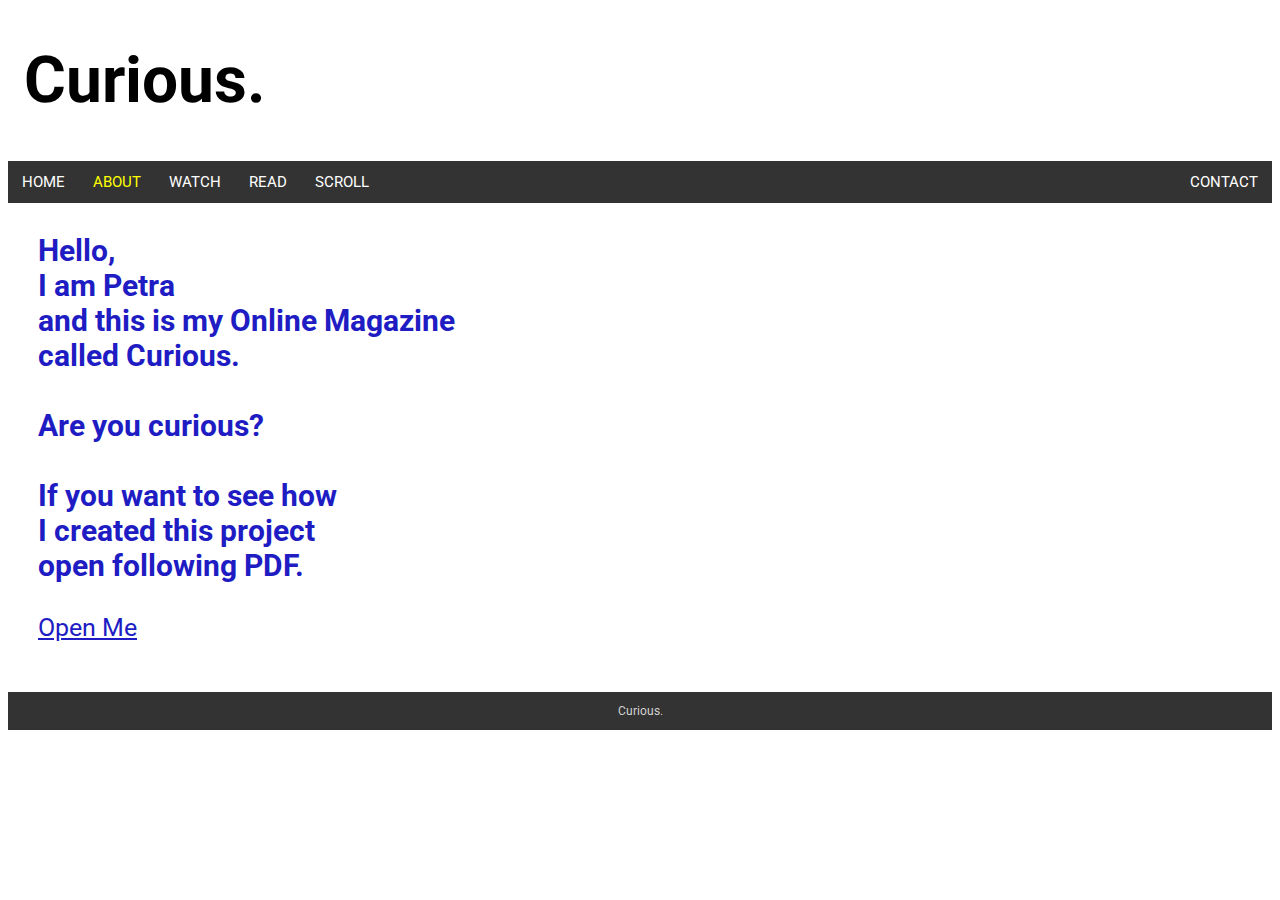
<file: followme-github/subfolder/Petra/About/index.html>
<!DOCTYPE html>
<html lang="en">

<head>
    <meta charset="UTF-8">
    <meta name="viewport" content="width=device-width, initial-scale=1.0">
    <title>Curious.</title>
    <link href="https://fonts.googleapis.com/css?family=Roboto" rel="stylesheet">
    <link rel="icon" href="../images/favicon/favicon-16x16.png" />
    <link rel="stylesheet" href="style.css">


</head>

<body>

    <header>
        <div class="sticky">
            <h1 class="logo">Curious.</h1>
        </div>
        <ul class="navbar">
            <li><a href="../index.html">HOME</a></li>
            <li><a style="color:yellow;" href="../About/index.html">ABOUT</a></li>
            <li><a href="../Watch/index.html">WATCH</a></li>
            <li><a href="../Read/index.html">READ</a></li>
            <li><a href="../FunFacts/index.html">SCROLL</a></li>
            <li id="contact"><a href="../Contact/index.html">CONTACT</a></li>
        </ul>
    </header>

    <h2> Hello,<br>I am Petra<br>and this is my
        Online Magazine<br>called Curious.<br><br>
        Are you curious?<br><br>
        If you want to see how<br>I created this project<br>open following PDF.</h2>
    <a id="pdf" href="https://drive.google.com/file/d/1-tKGQNQsBp8t6xRyp5egrvfkrczSyV1s/view?usp=sharing">Open Me</a>

    <footer id="footer">
        <p>Curious.</p>
    </footer>

</body>

</html>
</file>
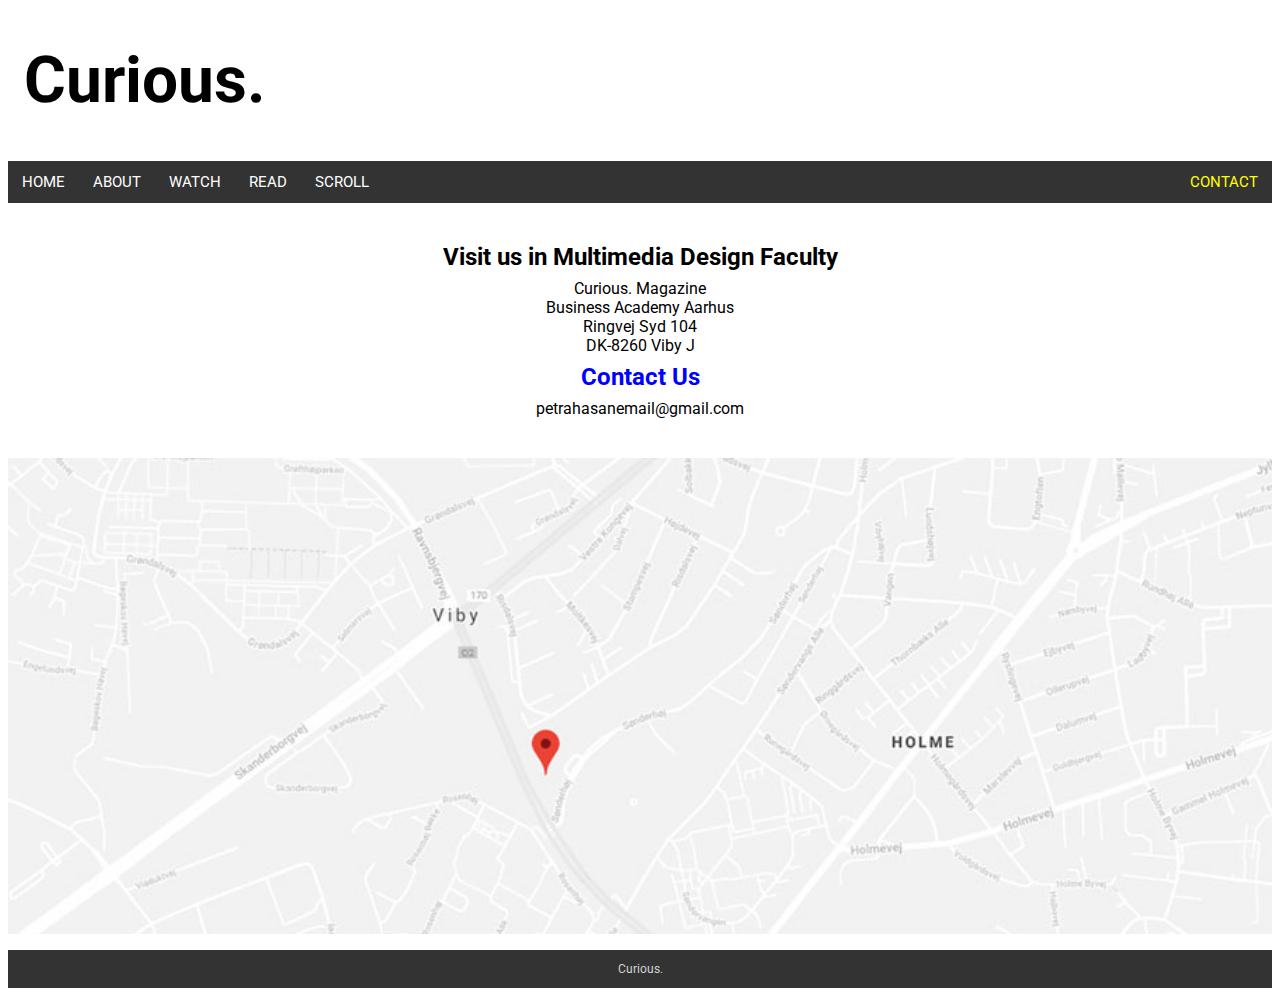
<file: followme-github/subfolder/Petra/Contact/index.html>
<!DOCTYPE html>
<html lang="en">

<head>
    <meta charset="UTF-8">
    <meta name="viewport" content="width=device-width, initial-scale=1.0">
    <title>Curious.</title>
    <link href="https://fonts.googleapis.com/css?family=Roboto" rel="stylesheet">
    <link rel="icon" href="../images/favicon/favicon-16x16.png" />
    <link rel="stylesheet" href="style.css">


</head>

<body>

    <header>
        <div class="sticky">
            <h1 class="logo">Curious.</h1>
        </div>
        <ul class="navbar">
            <li><a href="../index.html">HOME</a></li>
            <li><a href="../About/index.html">ABOUT</a></li>
            <li><a href="../Watch/index.html">WATCH</a></li>
            <li><a href="../Read/index.html">READ</a></li>
            <li><a href="../FunFacts/index.html">SCROLL</a></li>
            <li id="contact"><a style="color:yellow;" href="../Contact/index.html">CONTACT</a></li>
        </ul>
    </header>

    <main>
        <h2>Visit us in Multimedia Design
            Faculty</h2>
        <li>Curious. Magazine</li>
        <li>Business Academy Aarhus</li>
        <li>Ringvej Syd 104</li>
        <li>DK-8260 Viby J </li>
        <h2 id="email">Contact Us</h2>
        <li>petrahasanemail@gmail.com
        </li>
    </main>


    <div class="map">
        <img src="../images/map.jpg">
    </div>
    <div class=box>
    </div>
</body>

<footer id="footer">
    <p>Curious.</p>
</footer>

</html>
</file>
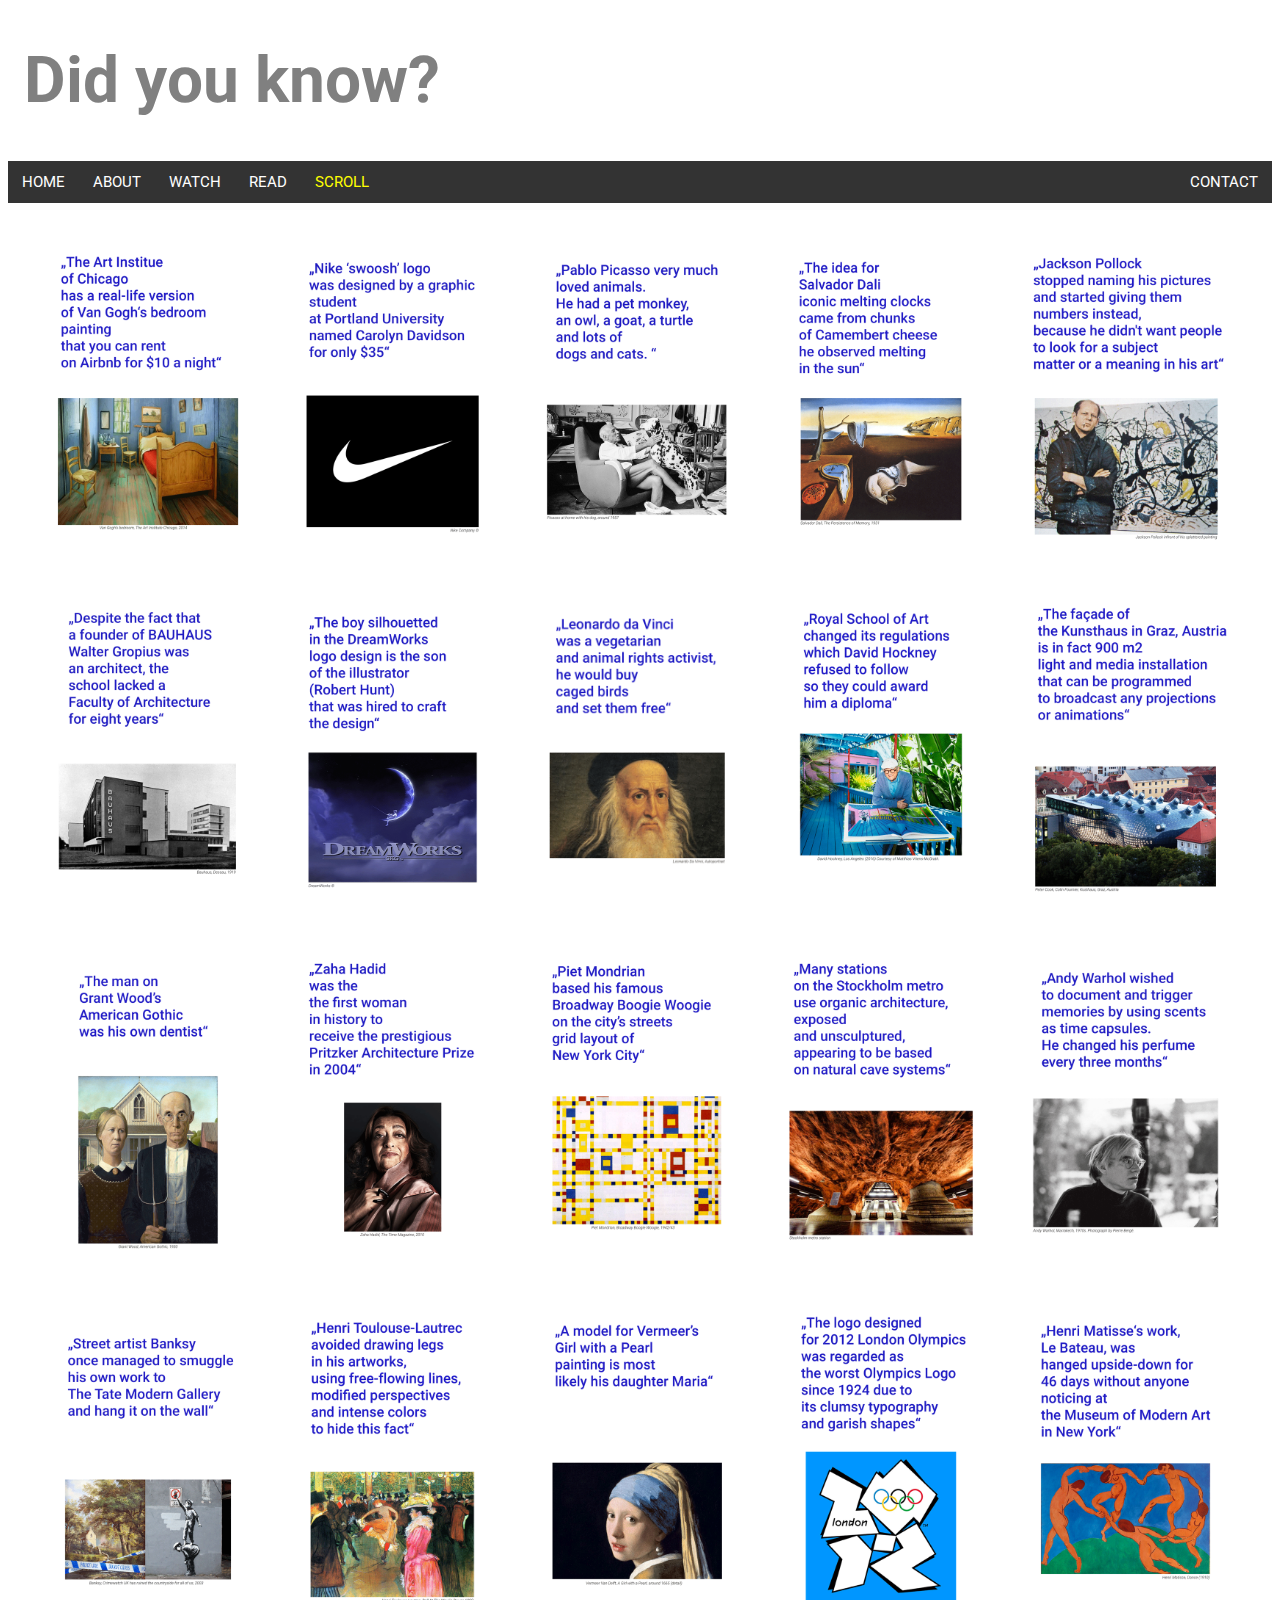
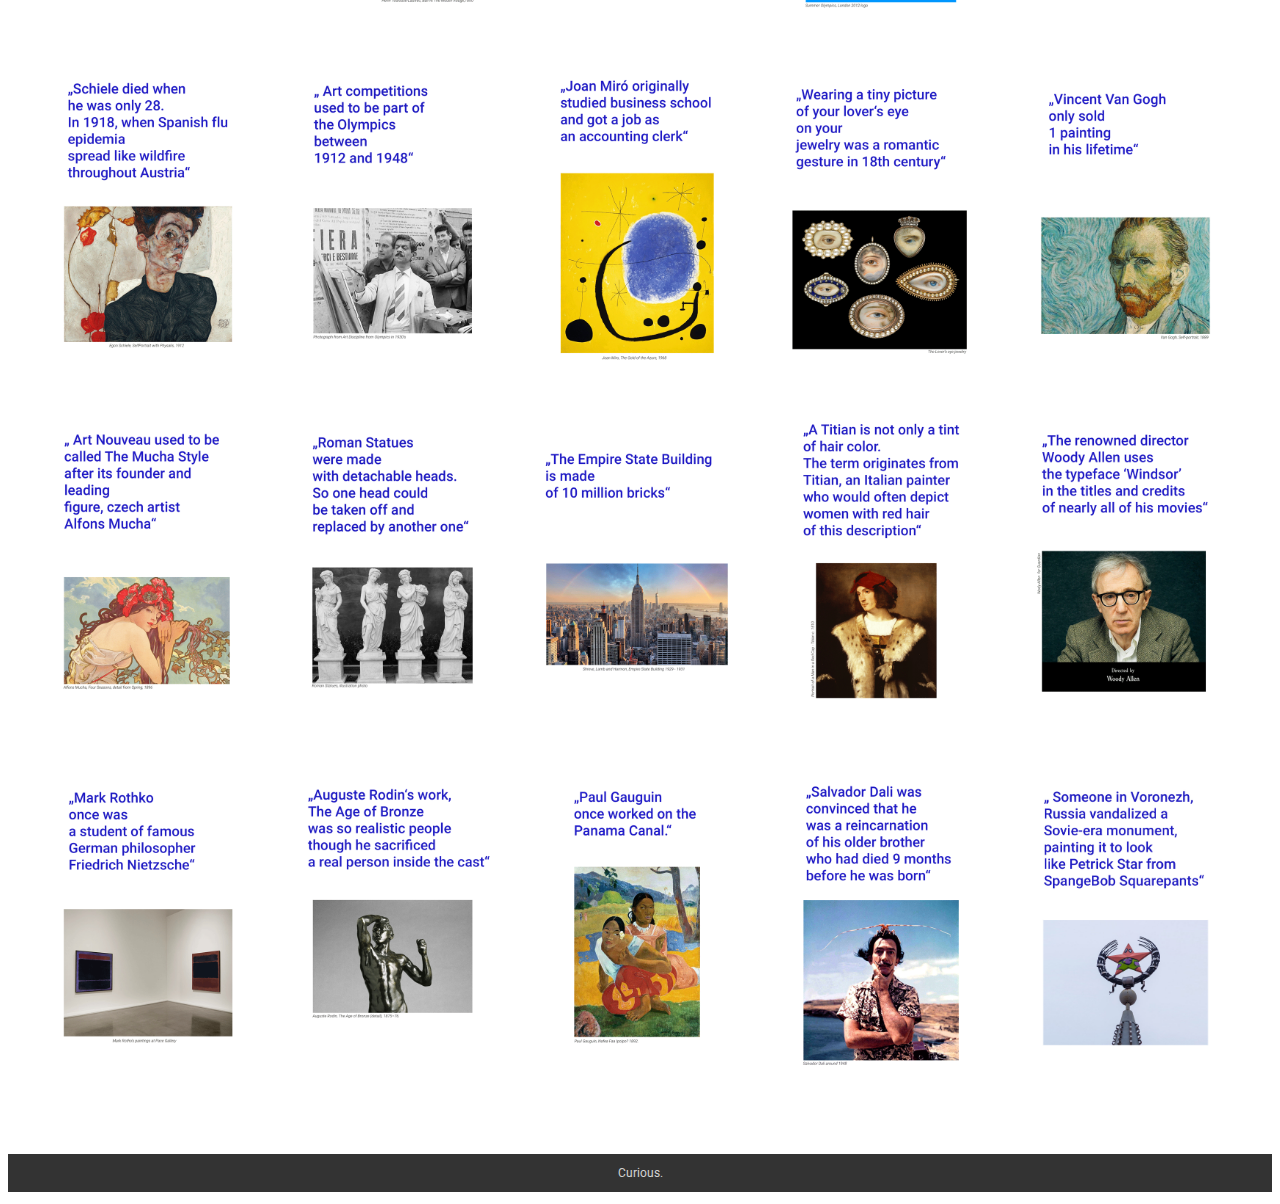
<file: followme-github/subfolder/Petra/FunFacts/index.html>
<!DOCTYPE html>
<html lang="en">

<head>
    <meta charset="UTF-8">
    <meta name="viewport" content="width=device-width, initial-scale=1.0">
    <title>Curious.</title>
    <link href="https://fonts.googleapis.com/css?family=Roboto" rel="stylesheet">
    <link rel="icon" href="images/favicon-16x16.png" />
    <link rel="stylesheet" href="style.css">


</head>

<body>

    <header>
        <div class="sticky">
            <h1 class="logo">Did you know?</h1>
        </div>
        <ul class="navbar">
            <li><a href="../index.html">HOME</a></li>
            <li><a href="../About/index.html">ABOUT</a></li>
            <li><a href="../Watch/index.html">WATCH</a></li>
            <li><a href="../Read/index.html">READ</a></li>
            <li><a style="color:yellow;" href="index.html">SCROLL</a></li>
            <li id="contact"><a href="../Contact/index.html">CONTACT</a></li>
        </ul>
    </header>

    <main>
        <img src="images/1.png">
        <img src="images/2.png">
        <img src="images/3.png">
        <img src="images/4.png">
        <img src="images/5.png">
        <img src="images/6.png">
        <img src="images/7.png">
        <img src="images/8.png">
        <img src="images/9.png">
        <img src="images/10.png">
        <img src="images/11.png">
        <img src="images/12.png">
        <img src="images/13.png">
        <img src="images/14.png">
        <img src="images/15.png">
        <img src="images/16.png">
        <img src="images/17.png">
        <img src="images/18.png">
        <img src="images/19.png">
        <img src="images/20.png">
        <img src="images/21.png">
        <img src="images/22.png">
        <img src="images/23.png">
        <img src="images/24.png">
        <img src="images/25.png">
        <img src="images/26.png">
        <img src="images/27.png">
        <img src="images/28.png">
        <img src="images/29.png">
        <img src="images/30.png">
        <img src="images/31.png">
        <img src="images/32.png">
        <img src="images/33.png">
        <img src="images/34.png">
        <img src="images/35.png">
    </main>

    <footer id="footer">
        <p>Curious.</p>
    </footer>

</body>


</html>
</file>
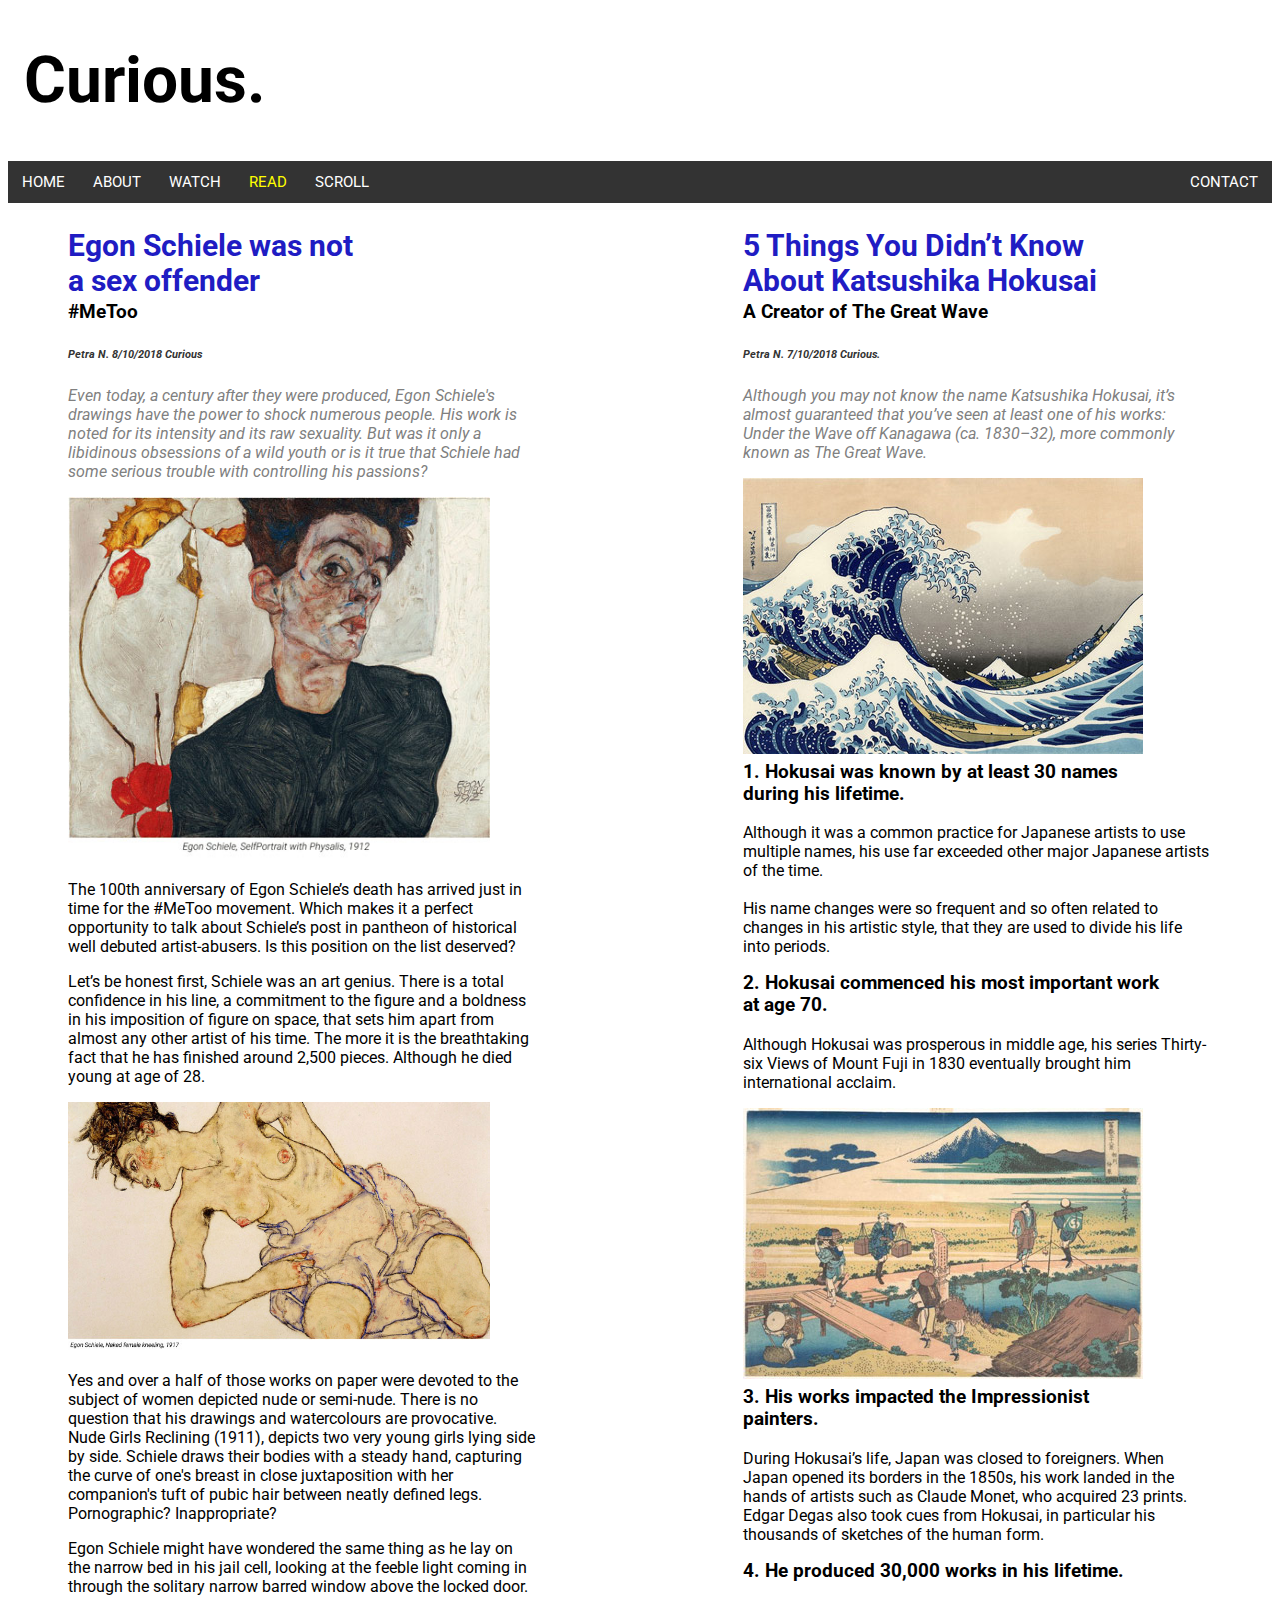
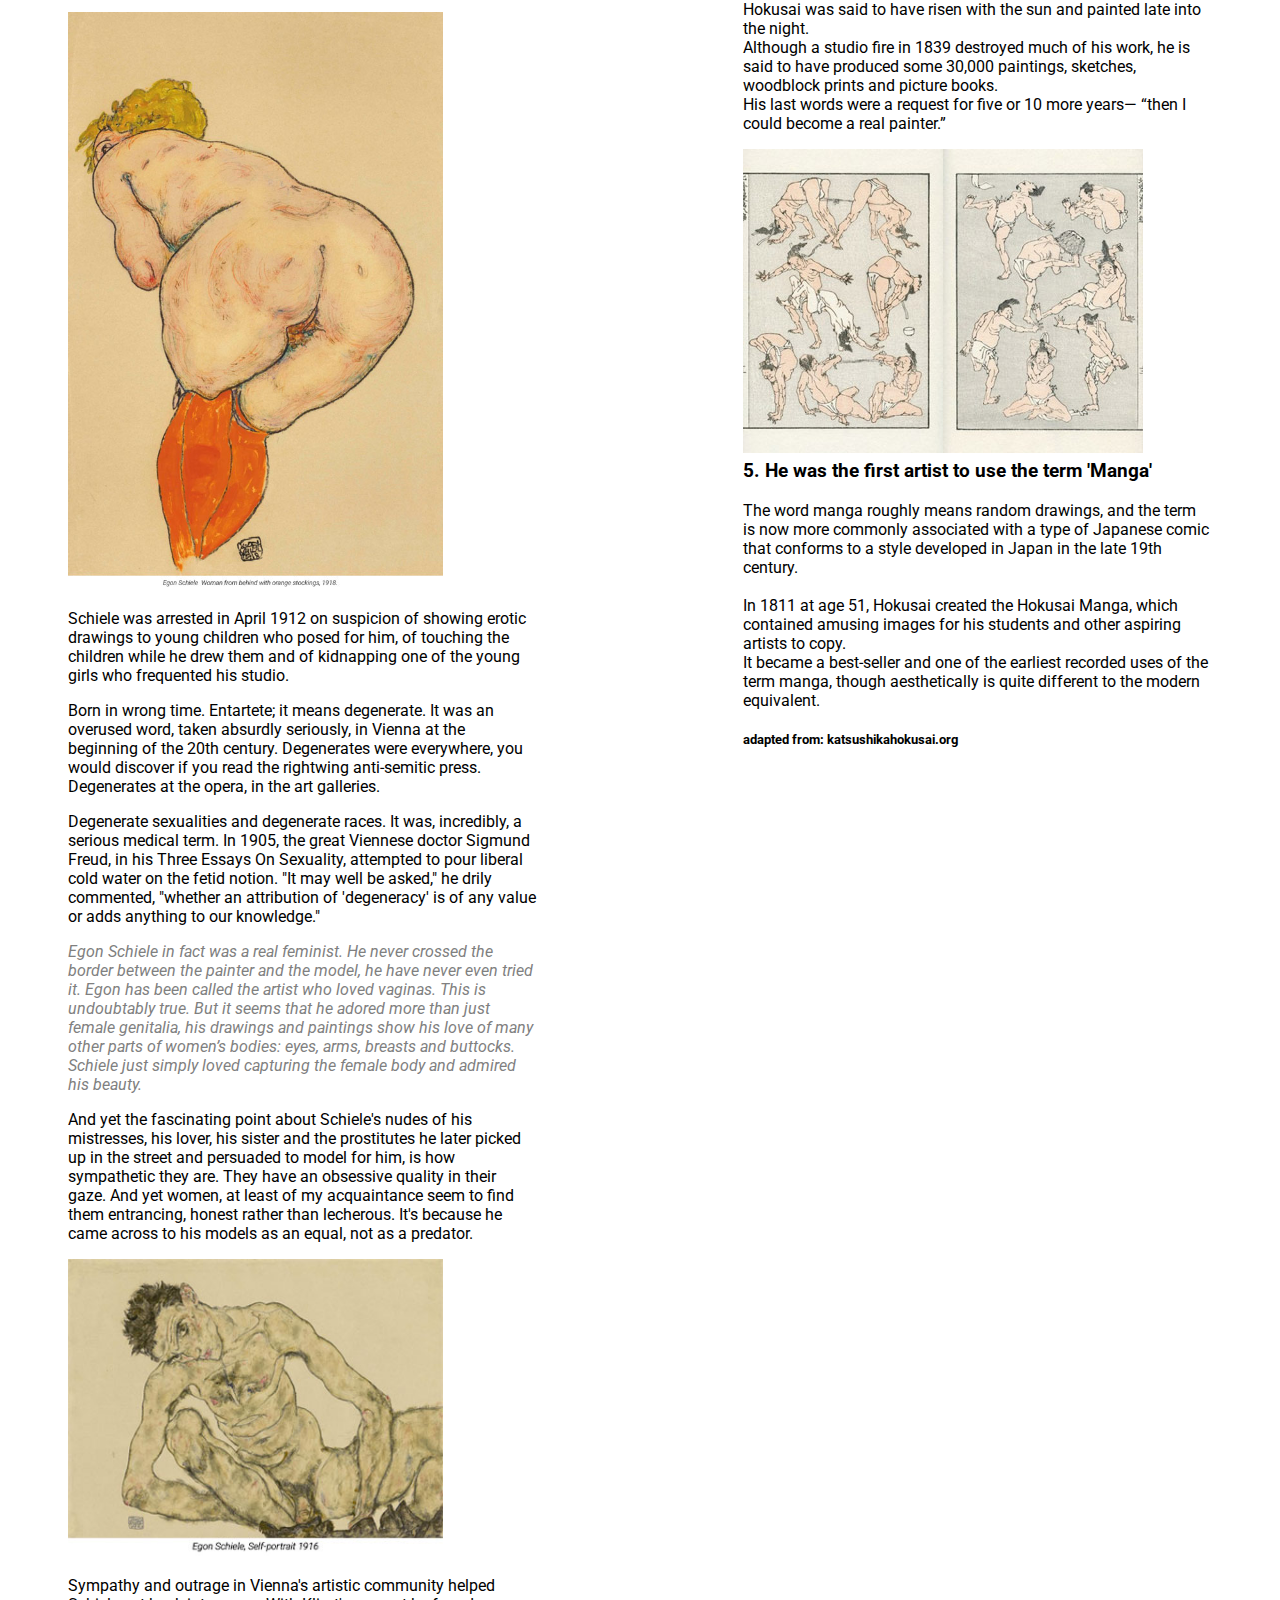
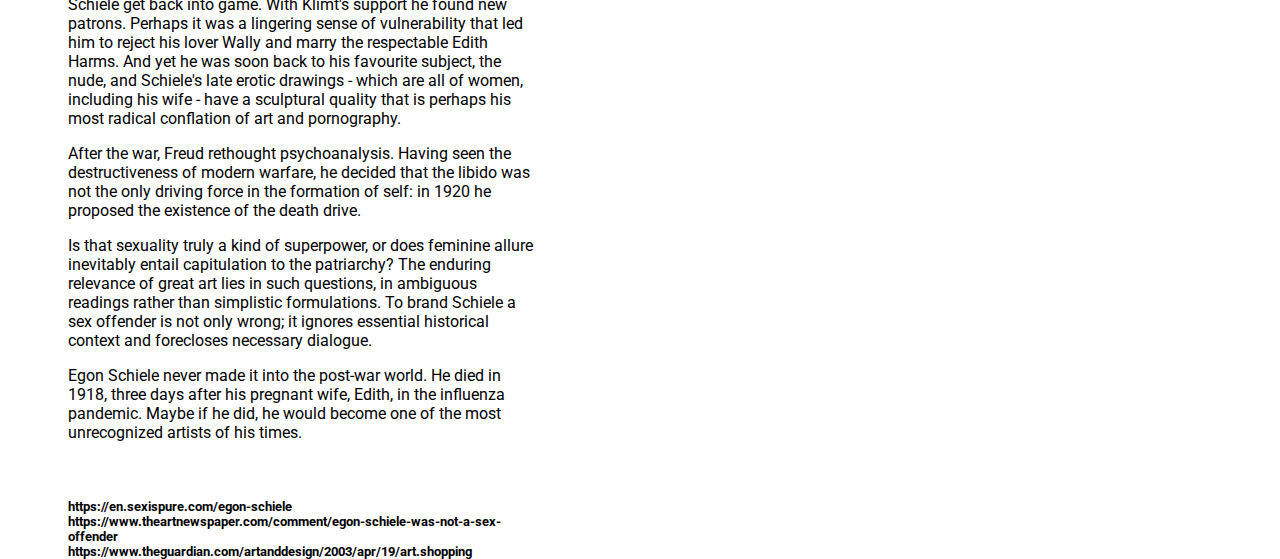
<file: followme-github/subfolder/Petra/Read/index.html>
<!DOCTYPE html>
<html lang="en">

<head>
    <meta charset="UTF-8">
    <meta name="viewport" content="width=device-width, initial-scale=1.0">
    <title>Curious.</title>
    <link href="https://fonts.googleapis.com/css?family=Roboto" rel="stylesheet">
    <link rel="icon" href="../images/favicon/favicon-16x16.png" />
    <link rel="stylesheet" href="style.css">


</head>

<body>

    <header>
        <div class="sticky">
            <h1 class="logo">Curious.</h1>
        </div>
        <ul class="navbar">
            <li><a href="../index.html">HOME</a></li>
            <li><a href="../About/index.html">ABOUT</a></li>
            <li><a href="../Watch/index.html">WATCH</a></li>
            <li><a style="color:yellow;" href="index.html">READ</a></li>
            <li><a href="../FunFacts/index.html">SCROLL</a></li>
            <li id="contact"><a href="../Contact/index.html">CONTACT</a></li>
        </ul>
    </header>

    <!--<section class="egon">
    <article> -->
    <div class="row">
        <div class="column">
            <div class="column1">
                <h2>Egon Schiele was not <br> a sex offender </h2>
                <h3>#MeToo</h3>

                <h6>
                    Petra N. 8/10/2018 Curious
                </h6>
                <p id="first"> Even today, a century after they were produced, Egon Schiele's drawings have the power to shock numerous people.
                    His work is noted for its intensity and its raw sexuality.
                    But was it only a libidinous obsessions of a wild youth or is it true that Schiele had some serious trouble with controlling his passions?
                </p>
                <img id="schiele1" src="../images/schiele1.jpg" />
                <p>
                    The 100th anniversary of Egon Schiele’s death has arrived just in time for the
                    #MeToo movement. Which makes it a perfect opportunity to talk about Schiele’s post
                    in pantheon of historical well debuted artist-abusers.
                    Is this position on the list deserved?

                </p>
                <p>
                    Let’s be honest first, Schiele was an art genius.
                    There is a total confidence in his line, a commitment to the figure and a boldness in his imposition of figure on space, that sets him apart from almost any other artist of his time.
                    The more it is the breathtaking fact that he has finished around 2,500 pieces.
                    Although he died young at age of 28.
                </p>
                <img id="schiele2" src="../images/schiele2.jpg" />
                <p>
                    Yes and over a half of those works on paper were devoted to the subject of women depicted nude or semi-nude.
                    There is no question that his drawings and watercolours are provocative. Nude Girls Reclining (1911), depicts two very young girls lying side by side. Schiele draws their bodies with a steady hand, capturing the curve of one's breast in close juxtaposition with her companion's tuft of pubic hair between neatly defined legs.
                    Pornographic? Inappropriate?
                </p>

                <p>
                    Egon Schiele might have wondered the same thing as he lay on the narrow bed in his jail cell, looking at the feeble light coming in through the solitary narrow barred window above the locked door.
                </p>
                <img id="schiele4" src="../images/schiele4.jpg" />
                <p>
                    Schiele was arrested in April 1912
                    on suspicion of showing erotic drawings to young children who posed for him, of touching the children while he drew them and of kidnapping one of the young girls who frequented his studio.
                </p>
                <p>
                    Born in wrong time.
                    Entartete; it means degenerate. It was an overused word, taken absurdly seriously, in Vienna at the beginning of the 20th century.
                    Degenerates were everywhere, you would discover if you read the rightwing anti-semitic press. Degenerates at the opera, in the art galleries.
                </p>
                <p>
                    Degenerate sexualities and degenerate races. It was, incredibly, a serious medical term. In 1905, the great Viennese doctor Sigmund Freud, in his Three Essays On Sexuality, attempted to pour liberal cold water on the fetid notion. "It may well be asked," he drily commented, "whether an attribution of 'degeneracy' is of any value or adds anything to our knowledge."
                </p>
                <p id="first">
                    Egon Schiele in fact was a real feminist.
                    He never crossed the border between the painter and the model, he have never even tried it. Egon has been called the artist who loved vaginas. This is undoubtably true. But it seems that he adored more than just female genitalia, his drawings and paintings show his love of many other parts of women’s bodies: eyes, arms, breasts and buttocks.
                    Schiele just simply loved capturing the female body and admired his beauty.
                </p>
                <p>
                    And yet the fascinating point about Schiele's nudes of his mistresses, his lover, his sister and the prostitutes he later picked up in the street and persuaded to model for him, is how sympathetic they are.
                    They have an obsessive quality in their gaze. And yet women, at least of my acquaintance seem to find them entrancing, honest rather than lecherous.
                    It's because he came across to his models as an equal, not as a predator.
                </p>
                <img id="schiele3" src="../images/schiele3.jpg" />
                <p>
                    Sympathy and outrage in Vienna's artistic community helped Schiele get back into game. With Klimt's support he found new patrons. Perhaps it was a lingering sense of vulnerability that led him to reject his lover Wally and marry the respectable Edith Harms. And yet he was soon back to his favourite subject, the nude, and Schiele's late erotic drawings - which are all of women, including his wife - have a sculptural quality that is perhaps his most radical conflation of art and pornography.
                </p>
                <p>
                    After the war, Freud rethought psychoanalysis. Having seen the destructiveness of modern warfare, he decided that the libido was not the only driving force in the formation of self: in 1920 he proposed the existence of the death drive.
                </p>
                <p>
                    Is that sexuality truly a kind of superpower, or does feminine allure inevitably entail capitulation to the patriarchy? The enduring relevance of great art lies in such questions, in ambiguous readings rather than simplistic formulations. To brand Schiele a sex offender is not only wrong; it ignores essential historical context and forecloses necessary dialogue.
                </p>
                <p>
                    Egon Schiele never made it into the post-war world. He died in 1918, three days after his pregnant wife, Edith, in the influenza pandemic.
                    Maybe if he did, he would become one of the most unrecognized artists of his times.
                </p>

                <br>
                <h5>
                    https://en.sexispure.com/egon-schiele<br>
                    https://www.theartnewspaper.com/comment/egon-schiele-was-not-a-sex-offender<br>
                    https://www.theguardian.com/artanddesign/2003/apr/19/art.shopping<br>
                </h5>


            </div>
            <!--   </article>
</section> -->

            <div class="column2">
                <h2>5 Things You Didn’t Know<br>About Katsushika Hokusai</h2>
                <h3>A Creator of The Great Wave</h3>

                <h6>
                    Petra N. 7/10/2018 Curious.
                </h6>
                <p id="first"> Although you may not know the name Katsushika Hokusai, it’s almost guaranteed that you’ve seen at least one of his works: <br> Under the Wave off Kanagawa (ca. 1830–32), more commonly known as The Great Wave.
                </p>
                <img id="wave1" src="../images/wave1.jpg" />
                <h3>1. Hokusai was known by at least 30 names
                    during his lifetime.</h3>
                <p>
                    Although it was a common practice for Japanese artists to use multiple names, his use far exceeded other major Japanese artists of the time. <br><br>
                    His name changes were so frequent and so often related to changes in his artistic style, that they are used to divide his life into periods.
                </p>
                <h3> 2. Hokusai commenced his most important
                    work at age 70.</h3>
                <p>
                    Although Hokusai was prosperous in middle age, his series Thirty-six Views of Mount Fuji in 1830 eventually brought him international acclaim.
                </p>
                <img id="wave2" src="../images/wave2.jpg" />
                <h3>3. His works impacted the Impressionist
                    painters.</h3>
                <p>
                    During Hokusai’s life, Japan was closed to foreigners. When Japan opened its borders in the 1850s, his work landed in the hands of artists such as Claude Monet, who acquired 23 prints.<br> Edgar Degas also took cues from Hokusai, in particular his thousands of sketches of the human form.
                </p>
                <h3>4. He produced 30,000 works in his lifetime.</h3>
                <p>
                    Hokusai was said to have risen with the sun and painted late into the night.<br>Although a studio fire in 1839 destroyed much of his work, he is said to have produced some 30,000 paintings, sketches, woodblock prints and picture books.<br> His last words were a request for five or 10 more years— “then I could become a real painter.”
                </p>
                <img id="wave3" src="../images/wave3.jpg" />
                <h3> 5. He was the first artist to use the term 'Manga'</h3>
                <p>
                    The word manga roughly means random drawings, and the term is now more commonly associated with a type of Japanese comic that conforms to a style developed in Japan in the late 19th century.<br><br>
                    In 1811 at age 51, Hokusai created the Hokusai Manga, which contained amusing images for his students and other aspiring artists to copy.<br> It became a best-seller and one of the earliest recorded uses of the term manga, though aesthetically is quite different to the modern equivalent.
                </p>
                <h5>adapted from: katsushikahokusai.org</h5>

            </div>
        </div>
    </div>

    <footer id="footer">
        <p>This page does not need a footer.</p>
    </footer>
</body>

</html>
</file>
<file: followme-github/subfolder/Petra/About/style.css>
body {
    font-family: 'Roboto', sans-serif;
}

.logo {
    font-size: 5vw;
    font-weight: bold;
    padding-left: 16px
}

div.sticky {
    position: -webkit-sticky;
    position: sticky;
    top: 0;
    background-color: white;
}

.navbar {
    list-style-type: none;
    margin: 0;
    width: 100%;

}


.navbar {
    list-style-type: none;
    margin: 0;
    padding: 0;
    overflow: hidden;
    background-color: #333;
}

.navbar li {
    float: left;
}

#contact {
    float: right;
}

.navbar li a {
    display: block;
    color: white;
    text-align: center;
    padding: 12px 14px;
    text-decoration: none;
    font-size: 15px;
}

.navbar li a:hover {
    background-color: #111;
}

h2 {
    font-size: 30px;
    max-width: 90%;
    color: #201cc3;
    margin: 30px;

}

#pdf {
    font-size: 25px;
    max-width: 90%;
    color: #201cc3;
    margin-left: 30px;

}

footer {
    margin-top: 50px;
    margin-bottom: 0;
    background-color: #333;
}

footer p {
    display: block;
    color: lightgrey;
    text-align: center;
    padding: 12px 14px;
    text-decoration: none;
    font-size: 12px;
}
</file>
<file: followme-github/subfolder/Petra/Contact/style.css>
body {
    font-family: 'Roboto', sans-serif;

}

.logo {
    font-size: 5vw;
    font-weight: bold;
    padding-left: 16px
}

div.sticky {
    position: -webkit-sticky;
    position: sticky;
    top: 0;
    background-color: white;
}

.navbar {
    list-style-type: none;
    margin: 0;
    width: 100%;

}


.navbar {
    list-style-type: none;
    margin: 0;
    padding: 0;
    overflow: hidden;
    background-color: #333;
}

.navbar li {
    float: left;
}

#contact {
    float: right;
}

.navbar li a {
    display: block;
    color: white;
    text-align: center;
    padding: 12px 14px;
    text-decoration: none;
    font-size: 15px;
}

.navbar li a:hover {
    background-color: #111;
}

main {
    list-style-type: none;
    text-align: center;
    margin: 40px;
}

h2 {
    margin: 8px;
}

#email {
    color: blue;
}



img {
    margin-top: 0px;
    width: 100%;
    height: auto;
    object-position: center;
    align-self: flex-end;
    opacity;
    0,
    1;

}

footer {
    margin-bottom: 0;
    background-color: #333;
}

footer p {
    display: block;
    color: lightgrey;
    text-align: center;
    padding: 12px 14px;
    text-decoration: none;
    font-size: 12px;
}
</file>
<file: followme-github/subfolder/Petra/FunFacts/style.css>
body {
    font-family: 'Roboto', sans-serif;
}

.logo {
    font-size: 5vw;
    font-weight: bold;
    padding-left: 16px;
    color: grey;
}

div.sticky {
    position: -webkit-sticky;
    position: sticky;
    top: 0;
    background-color: white;
}

.navbar {
    list-style-type: none;
    margin: 0;
    width: 100%;

}


.navbar {
    list-style-type: none;
    margin: 0;
    padding: 0;
    overflow: hidden;
    background-color: #333;
}

.navbar li {
    float: left;
}

#contact {
    float: right;
}

.navbar li a {
    display: block;
    color: white;
    text-align: center;
    padding: 12px 14px;
    text-decoration: none;
    font-size: 15px;
}

.navbar li a:hover {
    background-color: #111;
}


main {
    margin: 20px;
}

img {
    max-width: 18%;
    margin: 10px;
}


img:hover {
    transform: scale(1.5);
    /* (150% zoom - Note: if the zoom is too large, it will go outside of the viewport) */
}

footer {
    margin-top: 50px;
    margin-bottom: 0;
    background-color: #333;
}

footer p {
    display: block;
    color: lightgrey;
    text-align: center;
    padding: 12px 14px;
    text-decoration: none;
    font-size: 12px;
}
</file>
<file: followme-github/subfolder/Petra/Read/style.css>
body {
    font-family: 'Roboto', sans-serif;
}

.logo {
    font-size: 5vw;
    font-weight: bold;
    padding-left: 16px
}

div.sticky {
    position: -webkit-sticky;
    position: sticky;
    top: 0;
    background-color: white;
}

.navbar {
    list-style-type: none;
    margin: 0;
    width: 100%;

}

.navbar {
    list-style-type: none;
    margin: 0;
    padding: 0;
    overflow: hidden;
    background-color: #333;
}

.navbar li {
    float: left;
}

#contact {
    float: right;
}

.navbar li a {
    display: block;
    color: white;
    text-align: center;
    padding: 12px 14px;
    text-decoration: none;
    font-size: 15px;
}

.navbar li a:hover {
    background-color: #111;
}


* {
    box-sizing: border-box;
}


.column1 {
    float: left;
    width: 45%;
    padding-left: 60px;
    padding-right: 40px;
    height: 300px;

}

.column2 {
    float: right;
    width: 45%;
    padding-right: 60px;
    padding-left: 40px;
    height: 300px;

}


/* Clear floats after the columns */
.row:after {
    content: "";
    display: table;
    clear: both;
}

#first {
    font-style: italic;
    color: gray;
}

#sources {
    font-size: 10px;
    font-style: italic;
    color: gray;

}

h2 {
    font-size: 30px;
    max-width: 90%;
    color: #201cc3;
    margin-bottom: 2px;

}

h3 {
    max-width: 90%;
    margin-top: 3px
}

h6 {
    font-style: italic;
    color: #333;
}

#schiele1 {
    max-width: 90%;
}

#schiele2 {
    max-width: 90%;
}

#schiele3 {
    max-width: 80%;
}

#schiele4 {
    max-width: 80%;
}

footer {
    display: none
}
</file>
